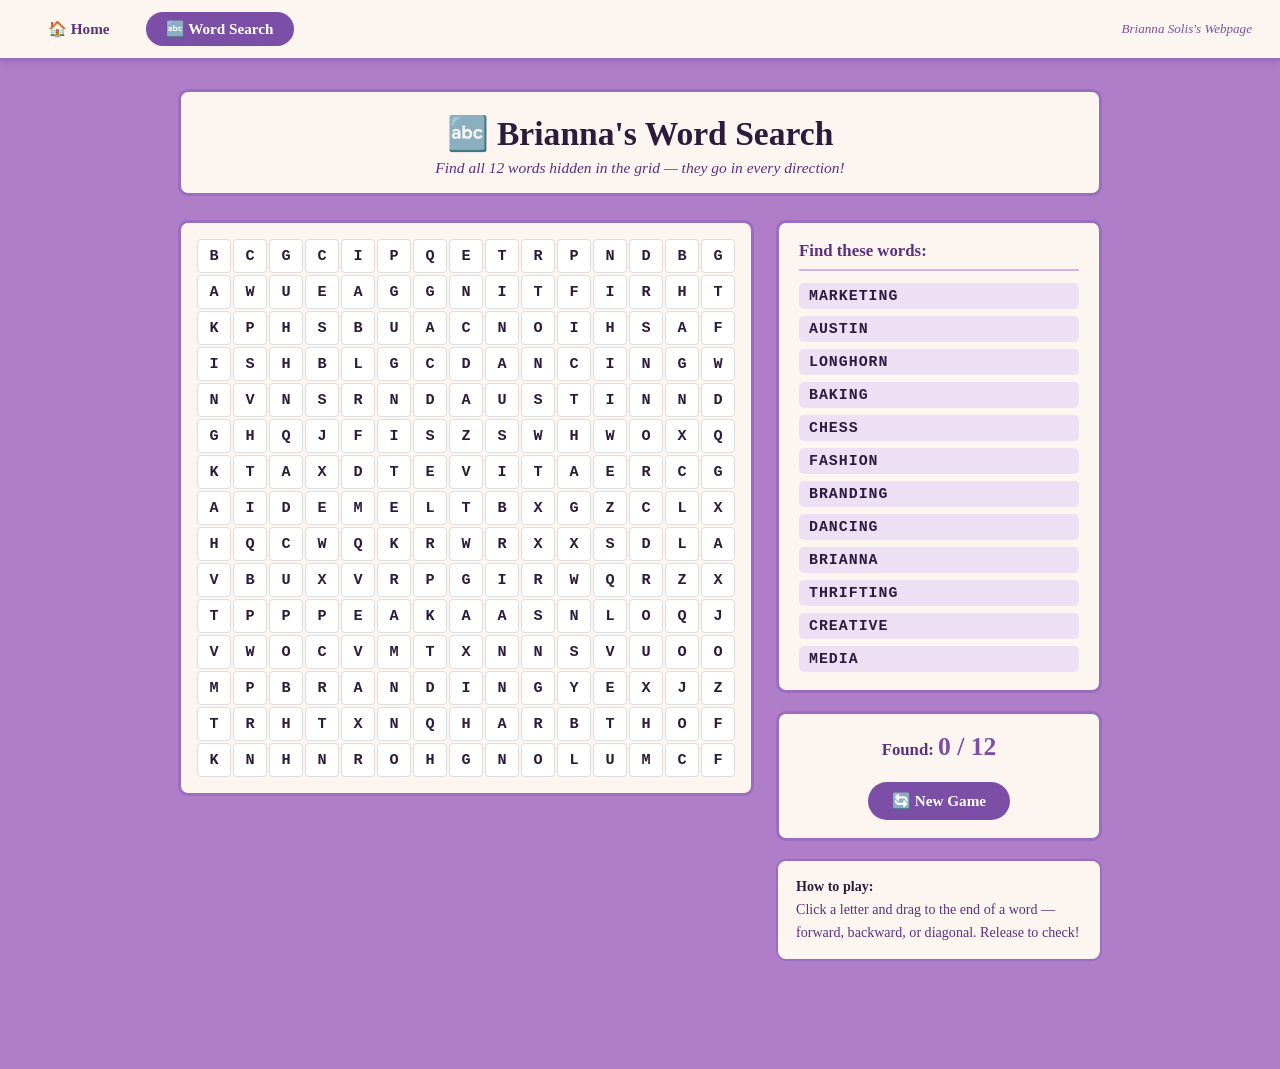
<file: wordsearch.html>
<!DOCTYPE html>
<html>
<head>
  <title>Word Search – Brianna Solis's Webpage</title>
  <style>
    :root {
      --purple-bg: #b07ec8;
      --purple-dark: #7b4fa6;
      --purple-deep: #5a3080;
      --purple-light: #d4b5ea;
      --cream: #fdf6f0;
      --white: #ffffff;
      --text-dark: #2d1b3d;
      --border: #9b6dbf;
      --dashed: #8855bb;
    }

    * { box-sizing: border-box; margin: 0; padding: 0; }

    body {
      font-family: Georgia, 'Times New Roman', serif;
      background: var(--purple-bg);
      color: var(--text-dark);
      min-height: 100vh;
      padding-bottom: 40px;
    }

    /* ── NAV ── */
    .site-nav {
      background: var(--cream);
      border-bottom: 3px solid var(--border);
      padding: 12px 28px;
      display: flex;
      gap: 16px;
      align-items: center;
      position: sticky;
      top: 0;
      z-index: 100;
      box-shadow: 0 2px 10px rgba(90,48,128,0.18);
    }
    .site-nav a {
      color: var(--purple-deep);
      text-decoration: none;
      font-size: 0.95rem;
      font-weight: bold;
      padding: 6px 18px;
      border-radius: 20px;
      border: 2px solid transparent;
      transition: all 0.2s;
    }
    .site-nav a:hover, .site-nav a.active {
      background: var(--purple-dark);
      color: var(--white);
      border-color: var(--purple-dark);
    }
    .site-nav .nav-label {
      margin-left: auto;
      font-size: 0.82rem;
      color: var(--purple-dark);
      font-style: italic;
    }

    /* ── LAYOUT ── */
    .ws-container {
      max-width: 960px;
      margin: 28px auto;
      padding: 0 18px 40px;
    }

    .ws-header {
      background: var(--cream);
      border: 3px solid var(--border);
      border-radius: 10px;
      text-align: center;
      padding: 22px 16px 16px;
      margin-bottom: 24px;
    }
    .ws-header h1 {
      font-size: 2.1rem;
      font-weight: 900;
      color: var(--text-dark);
    }
    .ws-header p {
      color: var(--purple-deep);
      font-style: italic;
      margin-top: 6px;
      font-size: 0.97rem;
    }

    .ws-layout {
      display: flex;
      gap: 22px;
      align-items: flex-start;
      flex-wrap: wrap;
    }

    /* ── GRID ── */
    .ws-grid-wrap {
      background: var(--cream);
      border: 3px solid var(--border);
      border-radius: 10px;
      padding: 16px;
      flex: 0 0 auto;
    }

    #ws-grid {
      display: grid;
      grid-template-columns: repeat(15, 34px);
      grid-template-rows: repeat(15, 34px);
      gap: 2px;
      user-select: none;
      -webkit-user-select: none;
    }

    .ws-cell {
      width: 34px;
      height: 34px;
      display: flex;
      align-items: center;
      justify-content: center;
      font-weight: bold;
      font-size: 0.95rem;
      font-family: 'Courier New', monospace;
      border-radius: 4px;
      cursor: pointer;
      background: var(--white);
      color: var(--text-dark);
      border: 1px solid #ddd;
      transition: background 0.1s, color 0.1s;
    }
    .ws-cell.selecting {
      background: var(--purple-light);
      color: var(--purple-deep);
    }
    .ws-cell.found {
      background: var(--purple-dark);
      color: var(--white);
      border-color: var(--purple-dark);
    }
    @keyframes pop {
      0%   { transform: scale(1); }
      50%  { transform: scale(1.25); }
      100% { transform: scale(1); }
    }
    .ws-cell.pop-anim { animation: pop 0.3s ease; }

    /* ── SIDEBAR ── */
    .ws-sidebar {
      flex: 1;
      min-width: 210px;
      display: flex;
      flex-direction: column;
      gap: 18px;
    }

    .ws-words-box {
      background: var(--cream);
      border: 3px solid var(--border);
      border-radius: 10px;
      padding: 18px 20px;
    }
    .ws-words-box h3 {
      font-size: 1.05rem;
      font-weight: bold;
      color: var(--purple-deep);
      margin-bottom: 12px;
      padding-bottom: 8px;
      border-bottom: 2px solid var(--purple-light);
    }
    .word-list {
      list-style: none;
      display: flex;
      flex-direction: column;
      gap: 7px;
    }
    .word-list li {
      font-family: 'Courier New', monospace;
      font-weight: bold;
      font-size: 0.93rem;
      padding: 5px 10px;
      border-radius: 5px;
      background: #ede0f5;
      color: var(--text-dark);
      letter-spacing: 1px;
      transition: all 0.35s;
    }
    .word-list li.found-word {
      background: var(--purple-dark);
      color: var(--white);
      text-decoration: line-through;
      opacity: 0.75;
    }

    /* ── STATUS ── */
    .ws-status {
      background: var(--cream);
      border: 3px solid var(--border);
      border-radius: 10px;
      padding: 18px;
      text-align: center;
    }
    .ws-status .score {
      font-size: 1.05rem;
      color: var(--purple-deep);
      font-weight: bold;
      margin-bottom: 6px;
    }
    .ws-status .big-num {
      font-size: 1.6rem;
      color: var(--purple-dark);
    }

    .ws-btn {
      background: var(--purple-dark);
      color: var(--white);
      border: none;
      padding: 10px 24px;
      border-radius: 20px;
      font-size: 0.95rem;
      font-weight: bold;
      cursor: pointer;
      margin-top: 14px;
      font-family: Georgia, serif;
      transition: background 0.2s;
    }
    .ws-btn:hover { background: var(--purple-deep); }

    .win-message {
      display: none;
      margin-top: 14px;
      padding: 12px;
      background: var(--purple-light);
      border-radius: 8px;
      color: var(--text-dark);
      font-weight: bold;
      font-size: 1rem;
      line-height: 1.5;
    }

    /* ── INSTRUCTIONS ── */
    .instructions {
      background: var(--cream);
      border: 2px solid var(--border);
      border-radius: 10px;
      padding: 14px 18px;
      font-size: 0.88rem;
      color: var(--purple-deep);
      line-height: 1.65;
    }
    .instructions strong { color: var(--text-dark); }
  </style>
</head>
<body>

  <!-- NAVIGATION -->
  <nav class="site-nav">
    <a href="index.html">🏠 Home</a>
    <a href="wordsearch.html" class="active">🔤 Word Search</a>
    <span class="nav-label">Brianna Solis's Webpage</span>
  </nav>

  <div class="ws-container">

    <div class="ws-header">
      <h1>🔤 Brianna's Word Search</h1>
      <p>Find all 12 words hidden in the grid — they go in every direction!</p>
    </div>

    <div class="ws-layout">

      <!-- GRID -->
      <div class="ws-grid-wrap">
        <div id="ws-grid"></div>
      </div>

      <!-- SIDEBAR -->
      <div class="ws-sidebar">

        <div class="ws-words-box">
          <h3>Find these words:</h3>
          <ul class="word-list" id="word-list"></ul>
        </div>

        <div class="ws-status">
          <p class="score">Found: <span class="big-num"><span id="found-count">0</span> / <span id="total-count">0</span></span></p>
          <button class="ws-btn" onclick="resetGame()">🔄 New Game</button>
          <div class="win-message" id="win-msg">
            🎉 You found them all!<br>Hook 'em! 🤘
          </div>
        </div>

        <div class="instructions">
          <strong>How to play:</strong><br>
          Click a letter and drag to the end of a word — forward, backward, or diagonal. Release to check!
        </div>

      </div>
    </div>
  </div>

<script>
const WORDS = [
  'MARKETING', 'AUSTIN', 'LONGHORN', 'BAKING', 'CHESS',
  'FASHION', 'BRANDING', 'DANCING', 'BRIANNA', 'THRIFTING',
  'CREATIVE', 'MEDIA'
];

const SIZE = 15;
const DIRS = [
  [0,1],[0,-1],[1,0],[-1,0],
  [1,1],[1,-1],[-1,1],[-1,-1]
];

let grid = [], placed = {}, foundWords = new Set();
let selecting = [], mouseDown = false;

/* ── BUILD GRID ── */
function buildGrid() {
  grid = Array.from({length: SIZE}, () => Array(SIZE).fill(''));
  placed = {};
  const shuffled = [...WORDS].sort(() => Math.random() - 0.5);
  for (const w of shuffled) placeWord(w);
  const alpha = 'ABCDEFGHIJKLMNOPQRSTUVWXYZ';
  for (let r = 0; r < SIZE; r++)
    for (let c = 0; c < SIZE; c++)
      if (!grid[r][c]) grid[r][c] = alpha[Math.floor(Math.random() * 26)];
}

function placeWord(word) {
  for (let attempt = 0; attempt < 300; attempt++) {
    const dir = DIRS[Math.floor(Math.random() * DIRS.length)];
    const r = Math.floor(Math.random() * SIZE);
    const c = Math.floor(Math.random() * SIZE);
    const cells = [];
    let ok = true;
    for (let i = 0; i < word.length; i++) {
      const nr = r + dir[0]*i, nc = c + dir[1]*i;
      if (nr < 0 || nr >= SIZE || nc < 0 || nc >= SIZE) { ok = false; break; }
      if (grid[nr][nc] && grid[nr][nc] !== word[i]) { ok = false; break; }
      cells.push({r: nr, c: nc});
    }
    if (ok) {
      for (let i = 0; i < word.length; i++) grid[cells[i].r][cells[i].c] = word[i];
      placed[word] = cells;
      return;
    }
  }
}

/* ── RENDER ── */
function renderGrid() {
  const container = document.getElementById('ws-grid');
  container.innerHTML = '';
  for (let r = 0; r < SIZE; r++) {
    for (let c = 0; c < SIZE; c++) {
      const el = document.createElement('div');
      el.className = 'ws-cell';
      el.textContent = grid[r][c];
      el.dataset.r = r; el.dataset.c = c;
      el.addEventListener('mousedown',  e => { e.preventDefault(); mouseDown = true; startSelect(r,c); });
      el.addEventListener('mouseover',  () => { if (mouseDown) extendSelect(r,c); });
      el.addEventListener('mouseup',    () => { mouseDown = false; endSelect(); });
      el.addEventListener('touchstart', e => { e.preventDefault(); mouseDown = true; startSelect(r,c); }, {passive:false});
      el.addEventListener('touchmove',  e => {
        e.preventDefault();
        const t = e.touches[0];
        const target = document.elementFromPoint(t.clientX, t.clientY);
        if (target && target.dataset.r !== undefined) extendSelect(+target.dataset.r, +target.dataset.c);
      }, {passive:false});
      el.addEventListener('touchend', () => { mouseDown = false; endSelect(); });
      container.appendChild(el);
    }
  }
  refreshFound();
}

function cell(r,c) { return document.querySelector(`.ws-cell[data-r="${r}"][data-c="${c}"]`); }

/* ── SELECTION ── */
function startSelect(r,c) { selecting = [{r,c}]; paintSelecting(); }

function extendSelect(r,c) {
  if (!selecting.length) return;
  const s = selecting[0];
  const dr = r - s.r, dc = c - s.c;
  const len = Math.max(Math.abs(dr), Math.abs(dc));
  if (len === 0) { selecting = [s]; paintSelecting(); return; }
  if (dr !== 0 && dc !== 0 && Math.abs(dr) !== Math.abs(dc)) return; // not a valid diagonal
  const sr = dr === 0 ? 0 : dr / Math.abs(dr);
  const sc = dc === 0 ? 0 : dc / Math.abs(dc);
  const cells = [];
  for (let i = 0; i <= len; i++) cells.push({r: s.r + sr*i, c: s.c + sc*i});
  selecting = cells;
  paintSelecting();
}

function paintSelecting() {
  document.querySelectorAll('.ws-cell:not(.found)').forEach(el => el.classList.remove('selecting'));
  selecting.forEach(({r,c}) => {
    const el = cell(r,c);
    if (el && !el.classList.contains('found')) el.classList.add('selecting');
  });
}

function endSelect() {
  const str = selecting.map(({r,c}) => grid[r][c]).join('');
  const rev = [...str].reverse().join('');
  let matched = null;
  for (const w of WORDS) {
    if (!foundWords.has(w) && (str === w || rev === w)) { matched = w; break; }
  }
  if (matched) {
    foundWords.add(matched);
    selecting.forEach(({r,c}) => {
      const el = cell(r,c);
      el.classList.remove('selecting');
      el.classList.add('found', 'pop-anim');
      setTimeout(() => el.classList.remove('pop-anim'), 400);
    });
    refreshFound();
    if (foundWords.size === WORDS.length) {
      setTimeout(() => { document.getElementById('win-msg').style.display = 'block'; }, 350);
    }
  } else {
    document.querySelectorAll('.ws-cell.selecting').forEach(el => el.classList.remove('selecting'));
  }
  selecting = [];
}

function refreshFound() {
  document.getElementById('found-count').textContent = foundWords.size;
  document.getElementById('total-count').textContent = WORDS.length;
  const list = document.getElementById('word-list');
  list.innerHTML = '';
  WORDS.forEach(w => {
    const li = document.createElement('li');
    li.textContent = w;
    if (foundWords.has(w)) li.classList.add('found-word');
    list.appendChild(li);
  });
}

function resetGame() {
  foundWords = new Set(); selecting = [];
  document.getElementById('win-msg').style.display = 'none';
  buildGrid(); renderGrid();
}

document.addEventListener('mouseup', () => { if (mouseDown) { mouseDown = false; endSelect(); } });

buildGrid();
renderGrid();
</script>
</body>
</html>
</file>
